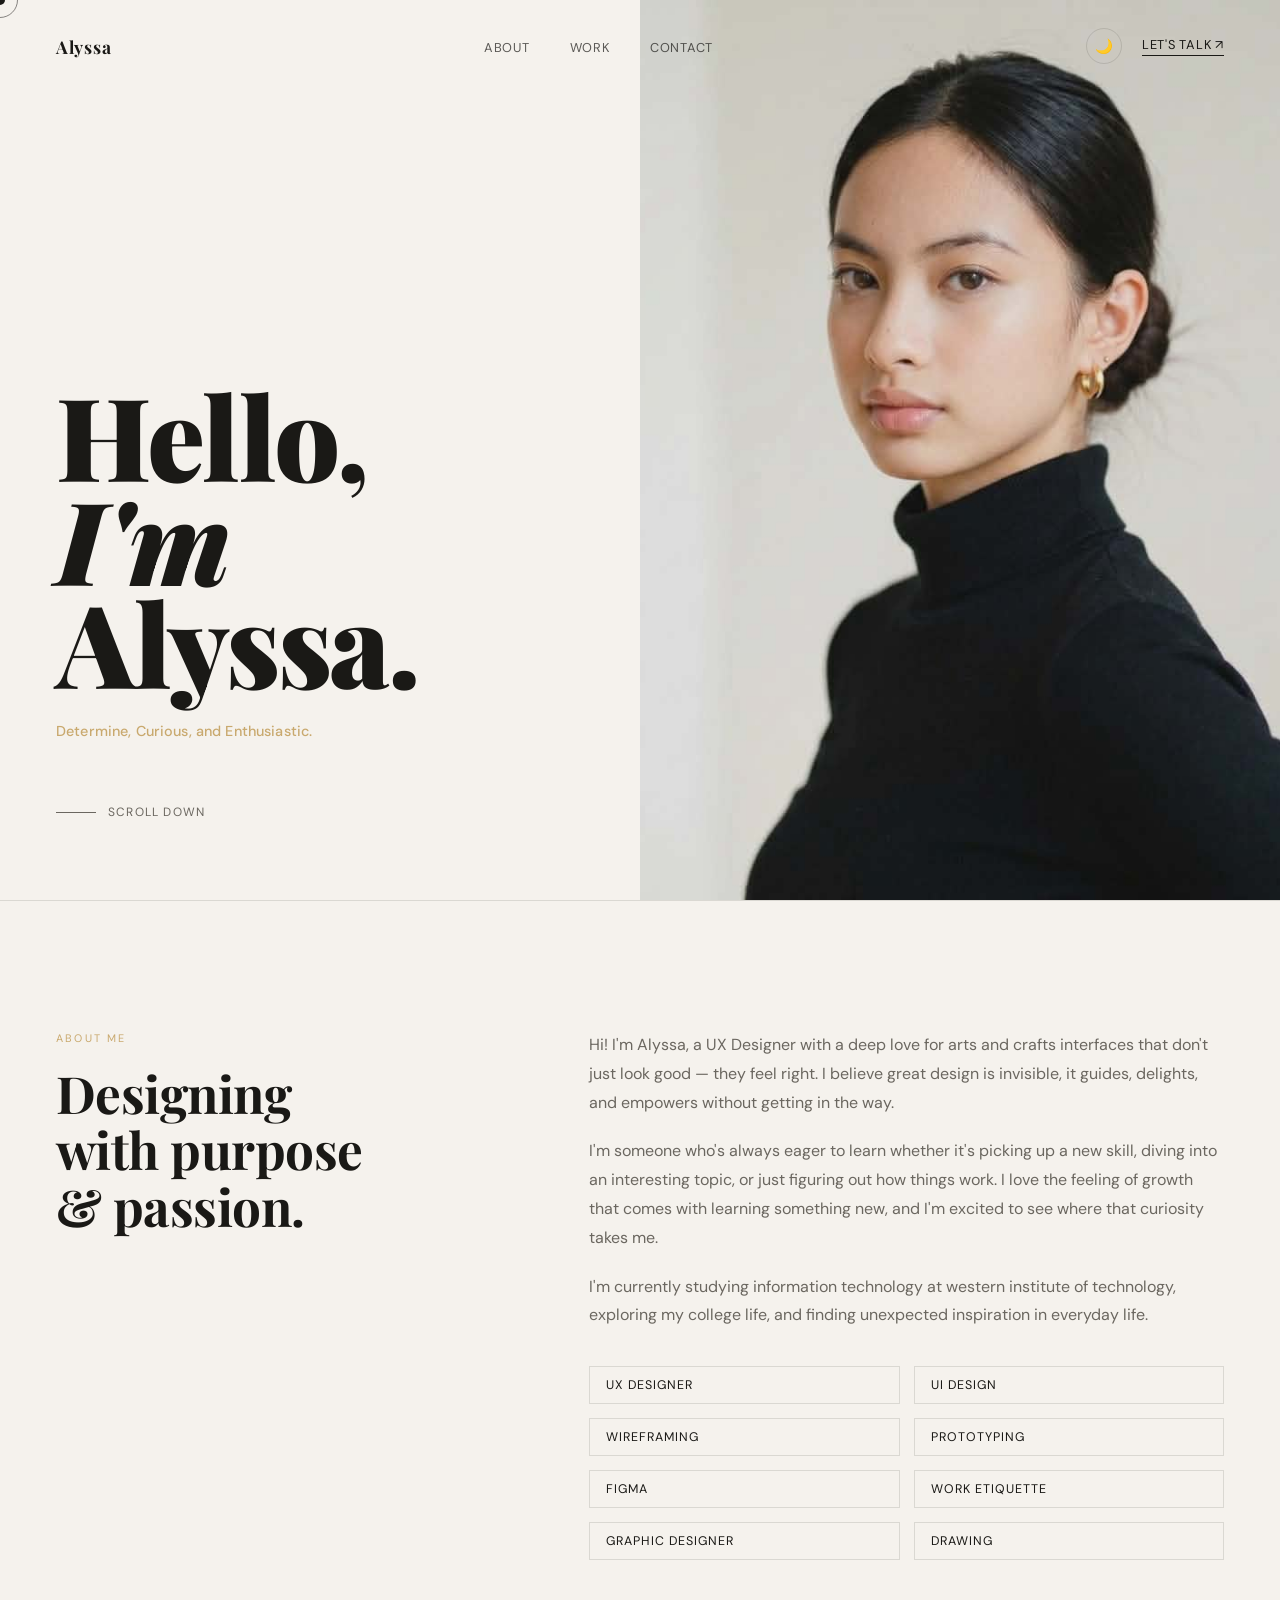
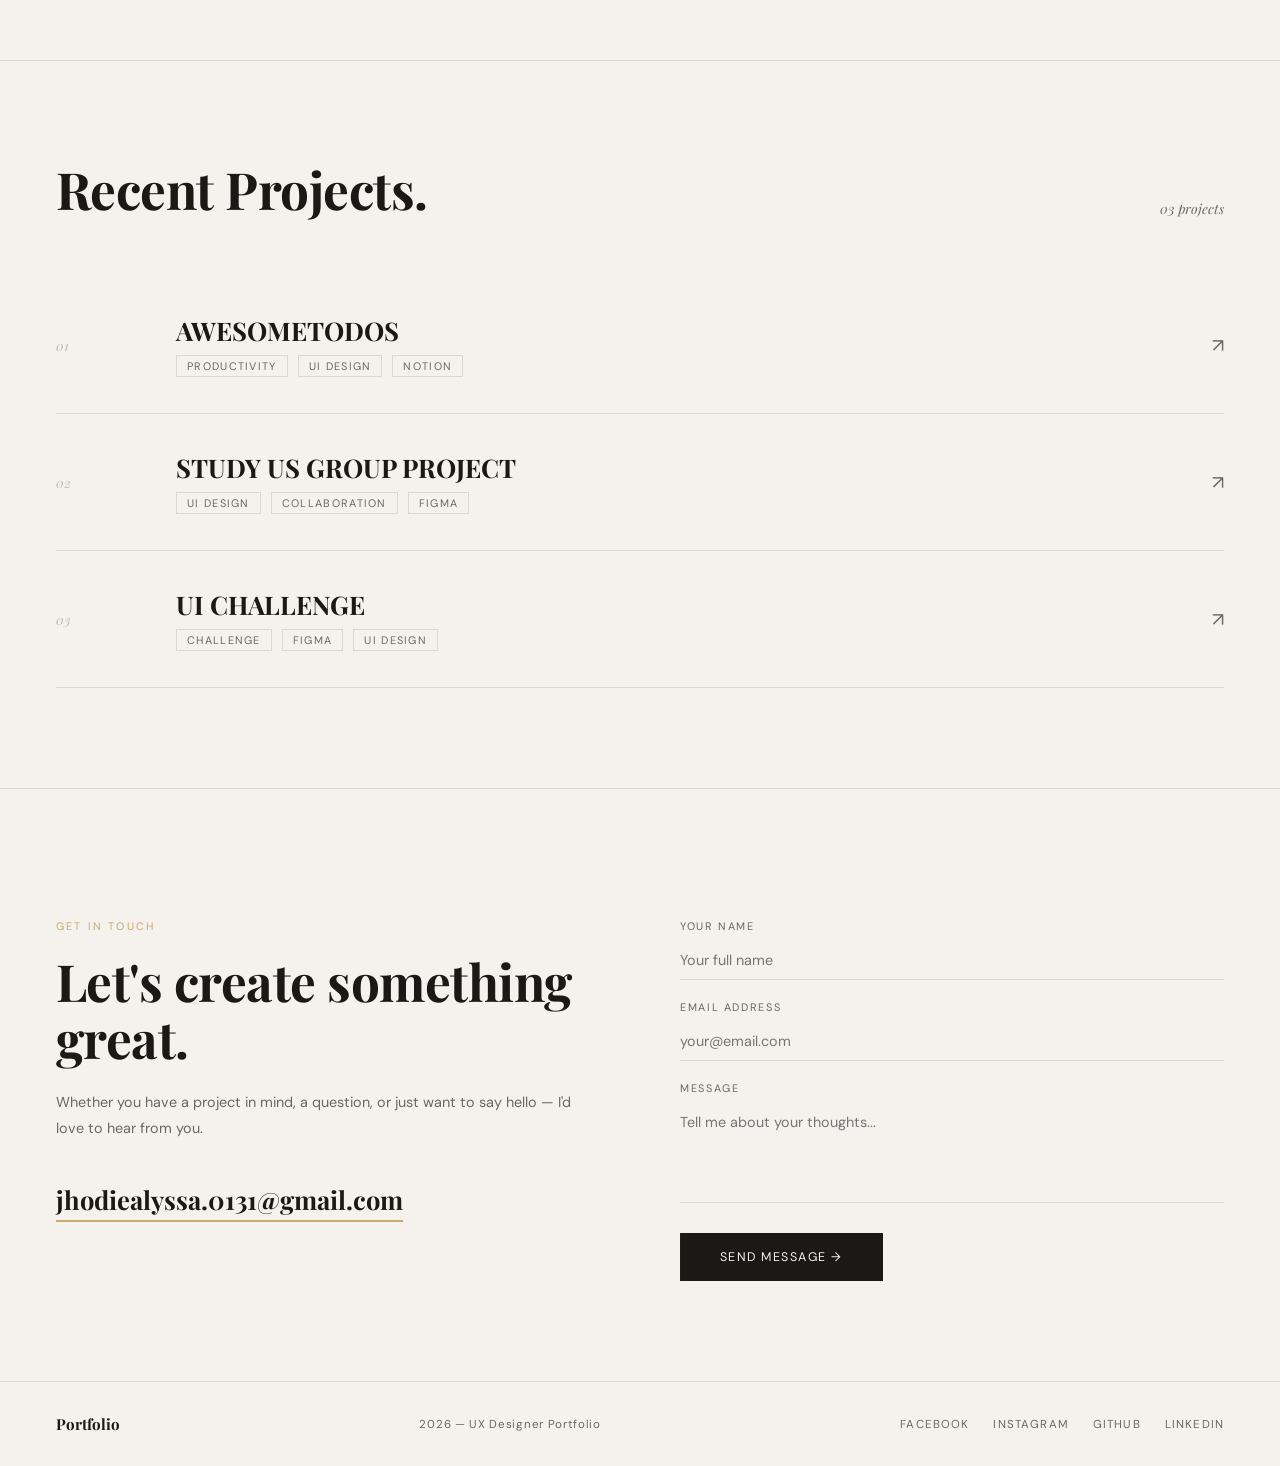
<file: index.html>
<!DOCTYPE html>
<html lang="en">
<head>
  <meta charset="UTF-8">
  <meta name="viewport" content="width=device-width, initial-scale=1.0">
  <title>Portfolio-Alyssa</title>
  <link href="https://fonts.googleapis.com/css2?family=Playfair+Display:ital,wght@0,400;0,700;0,900;1,400&family=DM+Sans:wght@300;400;500&display=swap" rel="stylesheet">
  <link rel="stylesheet" href="alyssa-portfolio2.css">
</head>
<body>

  <div class="cursor" id="cursor"></div>
  <div class="cursor-ring" id="cursorRing"></div>

  <nav>
    <a href="#home" class="nav-logo">Alyssa</a>
    <ul class="nav-links">
      <li><a href="#about">About</a></li>
      <li><a href="#work">Work</a></li>
      <li><a href="#contact">Contact</a></li>
    </ul>
    <div style="display:flex;align-items:center;gap:20px;">
      <button class="theme-toggle" id="themeToggle" title="Toggle dark/light mode">🌙</button>
      <a href="#contact" class="nav-cta">Let's Talk ↗</a>
    </div>
  </nav>

  <section id="home">
    <div class="hero-left">
      <h1 class="hero-greeting">Hello,<br><em>I'm</em><br>Alyssa.</h1>
      <p class="hero-subtitle">
        <span>Determine, Curious, and Enthusiastic.</span>
      </p>
      <div class="hero-scroll">
        <span class="scroll-line"></span>
        Scroll down
      </div>
    </div>
    <div class="hero-right">
      <div class="hero-photo-wrap">
        <img src="photo-light.jpg" alt="Alyssa" class="hero-photo hero-photo--light">
        <img src="photo-dark.jpg"  alt="Alyssa" class="hero-photo hero-photo--dark">
      </div>
    </div>
  </section>

  <section id="about">
    <div class="about-head reveal">
      <div class="section-label">About Me</div>
      <h2 class="section-title">Designing<br>with purpose<br>&amp; passion.</h2>
    </div>
    <div class="about-body reveal">
      <p>Hi! I'm Alyssa, a UX Designer with a deep love for arts and crafts interfaces that don't just look good — they feel right. I believe great design is invisible, it guides, delights, and empowers without getting in the way.</p>
      <p>I'm someone who's always eager to learn whether it's picking up a new skill, diving into an interesting topic, or just figuring out how things work. I love the feeling of growth that comes with learning something new, and I'm excited to see where that curiosity takes me.</p>
      <p>I'm currently studying information technology at western institute of technology, exploring my college life, and finding unexpected inspiration in everyday life.</p>
      <div class="skills-grid">
        <div class="skill-chip">UX Designer</div>
        <div class="skill-chip">UI Design</div>
        <div class="skill-chip">Wireframing</div>
        <div class="skill-chip">Prototyping</div>
        <div class="skill-chip">Figma</div>
        <div class="skill-chip">work etiquette</div>
        <div class="skill-chip">Graphic Designer</div>
        <div class="skill-chip">Drawing</div>
      </div>
    </div>
  </section>

  <section id="work">
    <div class="work-header reveal">
      <div>
        <h2 class="section-title">Recent Projects.</h2>
      </div>
      <span class="work-count">03 projects</span>
    </div>
    <div class="projects-list">
      <div class="project-item reveal" onclick="window.open('https://awesometodosapp-tehd.onrender.com', '_blank')">
        <span class="project-num">01</span>
        <div class="proj-info">
          <div class="proj-title">AWESOMETODOS</div>
          <div class="proj-tags">
            <span class="proj-tag">Productivity</span>
            <span class="proj-tag">UI Design</span>
            <span class="proj-tag">Notion</span>
          </div>
        </div>
        <span class="proj-arrow">↗</span>
      </div>
      <div class="project-item reveal" onclick="window.open('https://www.figma.com/proto/erRLniSnBK1B5VhmrPif7o/StudyUS?node-id=0-1&t=7MHBbvPQahKpjOFb-1', '_blank')">
        <span class="project-num">02</span>
        <div class="proj-info">
          <div class="proj-title">STUDY US GROUP PROJECT</div>
          <div class="proj-tags">
            <span class="proj-tag">UI Design</span>
            <span class="proj-tag">Collaboration</span>
            <span class="proj-tag">Figma</span>
          </div>
        </div>
        <span class="proj-arrow">↗</span>
      </div>
      <div class="project-item reveal" onclick="window.open('https://www.figma.com/proto/kIM6kZLYb7LA0TkkuFX66U/Untitled?node-id=0-1&t=wX59kCZtJi1S5Y8Z-1', '_blank')">
        <span class="project-num">03</span>
        <div class="proj-info">
          <div class="proj-title">UI CHALLENGE</div>
          <div class="proj-tags">
            <span class="proj-tag">Challenge</span>
            <span class="proj-tag">Figma</span>
            <span class="proj-tag">Ui Design</span>
          </div>
        </div>
        <span class="proj-arrow">↗</span>
      </div>
    </div>
  </section>

  <section id="contact">
    <div class="contact-left reveal">
      <div class="section-label">Get In Touch</div>
      <h2 class="section-title">Let's create something great.</h2>
      <p class="contact-desc">Whether you have a project in mind, a question, or just want to say hello — I'd love to hear from you.</p>
      <a href="mailto:jhodiealyssa.0131@gmail.com" class="contact-email">jhodiealyssa.0131@gmail.com</a>
    </div>
    <form class="contact-form reveal" action="https://api.web3forms.com/submit" method="POST">
      <input type="hidden" name="access_key" value="ce8583a7-7c37-4f15-8923-9237535c4dcf">
      <input type="hidden" name="subject" value="New message from your Portfolio!">
      <input type="hidden" name="redirect" value="https://web3forms.com/success">
      <div class="form-field">
        <label>Your Name</label>
        <input type="text" name="name" placeholder="Your full name" required>
      </div>
      <div class="form-field">
        <label>Email Address</label>
        <input type="email" name="email" placeholder="your@email.com" required>
      </div>
      <div class="form-field">
        <label>Message</label>
        <textarea name="message" placeholder="Tell me about your thoughts..." required></textarea>
      </div>
      <button class="btn-submit" type="submit">
        <span>Send Message →</span>
      </button>
    </form>
  </section>

  <footer>
    <div class="footer-logo">Portfolio</div>
    <span class="footer-copy"> 2026 — UX Designer Portfolio</span>
    <div class="footer-socials">
      <a href="https://www.facebook.com/share/1CTwttcpP9/" target="_blank">Facebook</a>
      <a href="https://www.instagram.com/shisuiij_?igsh=MWVuZ29zOGhsdGk4Yg" target="_blank">Instagram</a>
      <a href="https://github.com/Alyszaqwer" target="_blank">GitHub</a>
      <a href="https://www.linkedin.com/in/jhodie-alyssa-ladran-a355003b8/" target="_blank">LinkedIn</a>
    </div>
  </footer>

  <script>
    var cursor = document.getElementById('cursor');
    var ring = document.getElementById('cursorRing');
    var mx = 0, my = 0, rx = 0, ry = 0;

    document.addEventListener('mousemove', function(e) {
      mx = e.clientX;
      my = e.clientY;
      cursor.style.left = mx + 'px';
      cursor.style.top = my + 'px';
    });

    function animateRing() {
      rx += (mx - rx) * 0.12;
      ry += (my - ry) * 0.12;
      ring.style.left = rx + 'px';
      ring.style.top = ry + 'px';
      requestAnimationFrame(animateRing);
    }
    animateRing();

    document.querySelectorAll('a, button, .project-item, .skill-chip').forEach(function(el) {
      el.addEventListener('mouseenter', function() {
        ring.style.width = '60px';
        ring.style.height = '60px';
        ring.style.opacity = '0.3';
        ring.style.borderColor = 'var(--accent)';
      });
      el.addEventListener('mouseleave', function() {
        ring.style.width = '36px';
        ring.style.height = '36px';
        ring.style.opacity = '0.5';
        ring.style.borderColor = 'var(--dark)';
      });
    });

    var observer = new IntersectionObserver(function(entries) {
      entries.forEach(function(entry) {
        if (entry.isIntersecting) {
          setTimeout(function() {
            entry.target.classList.add('visible');
          }, 80);
          observer.unobserve(entry.target);
        }
      });
    }, { threshold: 0.12 });

    document.querySelectorAll('.reveal').forEach(function(el) {
      observer.observe(el);
    });

    document.querySelectorAll('.projects-list .project-item').forEach(function(el, i) {
      el.style.transitionDelay = (i * 0.08) + 's';
    });

    var toggleBtn = document.getElementById('themeToggle');
    var htmlEl = document.documentElement;

    if (localStorage.getItem('theme') === 'dark') {
      htmlEl.setAttribute('data-theme', 'dark');
      toggleBtn.textContent = '\u2600\uFE0F';
    }

    toggleBtn.addEventListener('click', function() {
      var isDark = htmlEl.getAttribute('data-theme') === 'dark';
      if (isDark) {
        htmlEl.removeAttribute('data-theme');
        toggleBtn.textContent = '\uD83C\uDF19';
        localStorage.setItem('theme', 'light');
      } else {
        htmlEl.setAttribute('data-theme', 'dark');
        toggleBtn.textContent = '\u2600\uFE0F';
        localStorage.setItem('theme', 'dark');
      }
    });
  </script>

</body>
</html>

</body>
</html>
</file>
<file: alyssa-portfolio2.css>
:root {
  --cream: #f5f2ed;
  --dark: #1a1916;
  --mid: #6b6760;
  --accent: #c9a96e;
  --light-line: rgba(26,25,22,0.12);
}

[data-theme="dark"] {
  --cream: #1a1916;
  --dark: #f5f2ed;
  --mid: #a09c96;
  --accent: #c9a96e;
  --light-line: rgba(245,242,237,0.12);
}

* { margin: 0; padding: 0; box-sizing: border-box; }
html { scroll-behavior: smooth; }

body {
  background: var(--cream);
  color: var(--dark);
  font-family: 'DM Sans', sans-serif;
  cursor: none;
  overflow-x: hidden;
  transition: background 0.35s ease, color 0.35s ease;
}

.cursor {
  position: fixed;
  width: 10px; height: 10px;
  background: var(--dark);
  border-radius: 50%;
  pointer-events: none;
  z-index: 9999;
  transform: translate(-50%,-50%);
  transition: transform 0.1s ease;
}
.cursor-ring {
  position: fixed;
  width: 36px; height: 36px;
  border: 1.5px solid var(--dark);
  border-radius: 50%;
  pointer-events: none;
  z-index: 9998;
  transform: translate(-50%,-50%);
  transition: all 0.18s ease;
  opacity: 0.5;
}

nav {
  position: fixed; top: 0; left: 0; right: 0;
  z-index: 100;
  display: flex; align-items: center; justify-content: space-between;
  padding: 28px 56px;
  gap: 24px;
}
.nav-logo {
  font-family: 'Playfair Display', serif;
  font-size: 1.1rem;
  letter-spacing: 0.04em;
  font-weight: 700;
  color: var(--dark);
  text-decoration: none;
  flex-shrink: 0;
}
.nav-links {
  display: flex; gap: 40px;
  list-style: none;
}
.nav-links a {
  text-decoration: none;
  color: var(--dark);
  font-size: 0.8rem;
  font-weight: 400;
  letter-spacing: 0.06em;
  text-transform: uppercase;
  opacity: 0.7;
  transition: opacity 0.2s;
  white-space: nowrap;
}
.nav-links a:hover { opacity: 1; }
.nav-cta {
  font-size: 0.8rem;
  letter-spacing: 0.06em;
  text-transform: uppercase;
  text-decoration: none;
  color: var(--dark);
  border-bottom: 1px solid var(--dark);
  padding-bottom: 2px;
  transition: color 0.2s, border-color 0.2s;
  white-space: nowrap;
  flex-shrink: 0;
}
.nav-cta:hover { color: var(--accent); border-color: var(--accent); }

.theme-toggle {
  background: transparent;
  border: 1px solid var(--light-line);
  color: var(--dark);
  cursor: none;
  width: 36px;
  height: 36px;
  border-radius: 50%;
  display: flex;
  align-items: center;
  justify-content: center;
  font-size: 0.9rem;
  transition: border-color 0.2s, color 0.2s, background 0.2s;
  flex-shrink: 0;
}
.theme-toggle:hover {
  border-color: var(--accent);
  color: var(--accent);
}

#home {
  min-height: 100vh;
  display: grid;
  grid-template-columns: 1fr 1fr;
  position: relative;
  overflow: hidden;
}
.hero-left {
  display: flex;
  flex-direction: column;
  justify-content: flex-end;
  padding: 160px 56px 80px;
  position: relative;
  z-index: 2;
}
.side-label {
  position: absolute;
  left: 20px; top: 50%;
  transform: translateY(-50%) rotate(-90deg);
  font-size: 0.68rem;
  letter-spacing: 0.2em;
  text-transform: uppercase;
  color: var(--mid);
  white-space: nowrap;
}
.hero-greeting {
  font-family: 'Playfair Display', serif;
  font-size: clamp(4rem, 9vw, 9rem);
  font-weight: 900;
  line-height: 0.9;
  letter-spacing: -0.02em;
  color: var(--dark);
  opacity: 0;
  animation: fadeUp 0.9s 0.3s forwards;
}
.hero-subtitle {
  margin-top: 28px;
  font-size: 0.9rem;
  color: var(--mid);
  letter-spacing: 0.01em;
  opacity: 0;
  animation: fadeUp 0.9s 0.55s forwards;
}
.hero-subtitle span { color: var(--accent); font-weight: 500; }
.hero-scroll {
  margin-top: 64px;
  display: flex; align-items: center; gap: 12px;
  font-size: 0.75rem;
  letter-spacing: 0.1em;
  text-transform: uppercase;
  color: var(--mid);
  opacity: 0;
  animation: fadeUp 0.9s 0.8s forwards;
}
.scroll-line {
  width: 40px; height: 1px;
  background: var(--mid);
  display: inline-block;
  position: relative;
  overflow: hidden;
}
.scroll-line::after {
  content:''; position:absolute; left:-100%; top:0;
  width:100%; height:100%; background: var(--accent);
  animation: scanLine 2s 1.5s infinite;
}
.hero-right {
  position: relative;
  overflow: hidden;
}
.hero-right::before {
  content:'';
  position:absolute; top:15%; right:-1px;
  width:1px; height:55%;
  background: linear-gradient(to bottom, transparent, var(--accent), transparent);
  z-index: 3;
}
.hero-photo-wrap {
  position: absolute; inset: 0;
  display: flex; align-items: flex-end; justify-content: center;
}
.hero-photo {
  width: 100%; height: 100%;
  object-fit: cover;
  object-position: center top;
  transition: opacity 0.4s ease;
}
.hero-photo--light  { opacity: 1; position: relative; }
.hero-photo--dark   { opacity: 0; position: absolute; inset: 0; }
[data-theme="dark"] .hero-photo--light { opacity: 0; }
[data-theme="dark"] .hero-photo--dark  { opacity: 1; }
.year-tag {
  position: absolute;
  bottom: 80px; left: 56px;
  font-size: 0.68rem;
  letter-spacing: 0.15em;
  color: var(--mid);
  opacity: 0;
  animation: fadeUp 0.9s 1s forwards;
}


#about {
  padding: 130px 56px 100px;
  display: grid;
  grid-template-columns: 1fr 1.4fr;
  gap: 80px;
  border-top: 1px solid var(--light-line);
}
.section-label {
  font-size: 0.68rem;
  letter-spacing: 0.2em;
  text-transform: uppercase;
  color: var(--accent);
  margin-bottom: 20px;
}
.section-title {
  font-family: 'Playfair Display', serif;
  font-size: clamp(2rem, 4vw, 3.5rem);
  font-weight: 700;
  line-height: 1.1;
  letter-spacing: -0.01em;
}
.about-body p {
  font-size: 1rem;
  line-height: 1.8;
  color: var(--mid);
  margin-bottom: 20px;
}
.skills-grid {
  display: grid;
  grid-template-columns: 1fr 1fr;
  gap: 14px;
  margin-top: 36px;
}
.skill-chip {
  border: 1px solid var(--light-line);
  padding: 10px 16px;
  font-size: 0.78rem;
  letter-spacing: 0.08em;
  text-transform: uppercase;
  color: var(--dark);
  transition: all 0.25s;
  cursor: default;
}
.skill-chip:hover {
  background: var(--dark);
  color: var(--cream);
  border-color: var(--dark);
}


#work {
  padding: 100px 56px;
  border-top: 1px solid var(--light-line);
}
.work-header {
  display: flex;
  justify-content: space-between;
  align-items: flex-end;
  margin-bottom: 60px;
  gap: 20px;
  flex-wrap: wrap;
}
.work-count {
  font-family: 'Playfair Display', serif;
  font-size: 0.85rem;
  color: var(--mid);
  font-style: italic;
}
.projects-list { display: flex; flex-direction: column; }
.project-item {
  display: grid;
  grid-template-columns: 80px 1fr auto;
  align-items: center;
  gap: 40px;
  padding: 36px 0;
  border-bottom: 1px solid var(--light-line);
  cursor: pointer;
  transition: all 0.3s;
  position: relative;
  overflow: hidden;
}
.project-item::before {
  content:'';
  position:absolute; left:0; bottom:0;
  width:0; height:2px;
  background: var(--accent);
  transition: width 0.4s ease;
}
.project-item:hover::before { width: 100%; }
.project-item:hover .proj-title { color: var(--accent); }
.project-item:hover .proj-arrow { transform: translateX(6px) rotate(-45deg); }
.project-num {
  font-family: 'Playfair Display', serif;
  font-size: 0.85rem;
  color: var(--mid);
  font-style: italic;
  opacity: 0.4;
}
.proj-title {
  font-family: 'Playfair Display', serif;
  font-size: 1.6rem;
  font-weight: 700;
  transition: color 0.3s;
}
.proj-tags {
  display: flex; gap: 10px;
  margin-top: 8px;
  flex-wrap: wrap;
}
.proj-tag {
  font-size: 0.68rem;
  letter-spacing: 0.12em;
  text-transform: uppercase;
  color: var(--mid);
  border: 1px solid var(--light-line);
  padding: 3px 10px;
}
.proj-arrow {
  font-size: 1.2rem;
  color: var(--mid);
  transition: transform 0.3s;
}

#contact {
  padding: 130px 56px 100px;
  border-top: 1px solid var(--light-line);
  display: grid;
  grid-template-columns: 1fr 1fr;
  gap: 80px;
  align-items: start;
}
.contact-left .section-title { margin-bottom: 24px; }
.contact-desc {
  font-size: 0.9rem;
  line-height: 1.8;
  color: var(--mid);
  margin-bottom: 40px;
}
.contact-email {
  font-family: 'Playfair Display', serif;
  font-size: clamp(1.2rem, 3vw, 1.6rem);
  font-weight: 700;
  color: var(--dark);
  text-decoration: none;
  border-bottom: 2px solid var(--accent);
  padding-bottom: 4px;
  display: inline-block;
  transition: color 0.2s;
  word-break: break-all;
}
.contact-email:hover { color: var(--accent); }
.contact-form {
  display: flex;
  flex-direction: column;
  gap: 20px;
}
.form-field {
  display: flex;
  flex-direction: column;
  gap: 8px;
}
.form-field label {
  font-size: 0.68rem;
  letter-spacing: 0.15em;
  text-transform: uppercase;
  color: var(--mid);
}
.form-field input,
.form-field textarea {
  background: transparent;
  border: none;
  border-bottom: 1px solid var(--light-line);
  padding: 10px 0;
  font-family: 'DM Sans', sans-serif;
  font-size: 0.9rem;
  color: var(--dark);
  outline: none;
  transition: border-color 0.2s;
  resize: none;
  width: 100%;
}
.form-field input:focus,
.form-field textarea:focus { border-color: var(--accent); }
.form-field textarea { min-height: 100px; }
.btn-submit {
  margin-top: 10px;
  background: var(--dark);
  color: var(--cream);
  border: none;
  padding: 16px 40px;
  font-family: 'DM Sans', sans-serif;
  font-size: 0.78rem;
  letter-spacing: 0.12em;
  text-transform: uppercase;
  cursor: pointer;
  align-self: flex-start;
  transition: all 0.3s;
  position: relative;
  overflow: hidden;
}
.btn-submit::before {
  content:'';
  position:absolute; inset:0;
  background: var(--accent);
  transform: translateX(-100%);
  transition: transform 0.35s ease;
}
.btn-submit:hover::before { transform: translateX(0); }
.btn-submit span { position: relative; z-index: 1; }


footer {
  border-top: 1px solid var(--light-line);
  padding: 32px 56px;
  display: flex;
  justify-content: space-between;
  align-items: center;
  gap: 16px;
  flex-wrap: wrap;
}
.footer-logo {
  font-family: 'Playfair Display', serif;
  font-weight: 700;
  font-size: 0.95rem;
}
.footer-copy {
  font-size: 0.72rem;
  color: var(--mid);
  letter-spacing: 0.06em;
}
.footer-socials {
  display: flex;
  gap: 24px;
}
.footer-socials a {
  font-size: 0.72rem;
  letter-spacing: 0.1em;
  text-transform: uppercase;
  color: var(--mid);
  text-decoration: none;
  transition: color 0.2s;
}
.footer-socials a:hover { color: var(--accent); }


@keyframes fadeUp {
  from { opacity:0; transform: translateY(30px); }
  to   { opacity:1; transform: translateY(0); }
}
@keyframes scanLine {
  0%   { left:-100%; }
  50%  { left:100%; }
  100% { left:100%; }
}


.reveal {
  opacity: 0;
  transform: translateY(40px);
  transition: opacity 0.7s ease, transform 0.7s ease;
}
.reveal.visible {
  opacity: 1;
  transform: translateY(0);
}

@media (max-width: 1100px) {
  nav { padding: 24px 36px; }

  .hero-left { padding: 140px 36px 72px; }
  .year-tag  { left: 36px; }

  #about   { padding: 100px 36px 80px; gap: 48px; }
  #work    { padding: 80px 36px; }
  #contact { padding: 100px 36px 80px; gap: 48px; }
  footer   { padding: 32px 36px; }

  .project-item { gap: 24px; }
}


@media (max-width: 900px) {
 
  body { cursor: auto; }
  .cursor, .cursor-ring { display: none; }

  
  nav { padding: 20px 24px; }
  .nav-links { display: none; }
  .nav-cta   { display: none; }

 
  #home {
    grid-template-columns: 1fr;
    min-height: auto;
  }
  .hero-left {
    padding: 120px 24px 56px;
    justify-content: flex-end;
  }
  .hero-right {
    height: 380px;
    order: -1;           
    min-height: 0;
  }
  .hero-right::before { display: none; }
  .side-label { display: none; }
  .year-tag   { bottom: 24px; left: 24px; }
  .hero-scroll { margin-top: 40px; }

 
  #about {
    grid-template-columns: 1fr;
    padding: 72px 24px 64px;
    gap: 40px;
  }
  .skills-grid { grid-template-columns: 1fr 1fr; }

  
  #work { padding: 64px 24px; }
  .work-header { margin-bottom: 40px; }
  .project-item {
    grid-template-columns: 56px 1fr auto;
    gap: 16px;
    padding: 28px 0;
  }
  .proj-title { font-size: 1.3rem; }

 
  #contact {
    grid-template-columns: 1fr;
    padding: 72px 24px 64px;
    gap: 48px;
  }
  .btn-submit { align-self: stretch; text-align: center; }

  
  footer {
    flex-direction: column;
    align-items: center;
    padding: 28px 24px;
    text-align: center;
    gap: 12px;
  }
}

@media (max-width: 480px) {
  
  nav { padding: 16px 20px; }
  .nav-logo { font-size: 1rem; }
  .theme-toggle { width: 32px; height: 32px; font-size: 0.8rem; }

  .hero-right { height: 280px; }
  .hero-left  { padding: 100px 20px 48px; }
  .hero-subtitle { font-size: 0.82rem; }
  .hero-scroll   { margin-top: 32px; font-size: 0.68rem; }

  
  #about   { padding: 60px 20px 52px; }
  #work    { padding: 52px 20px; }
  #contact { padding: 60px 20px 52px; }
  footer   { padding: 24px 20px; }

  
  .skills-grid { grid-template-columns: 1fr; gap: 10px; }
  .skill-chip  { padding: 10px 14px; }

  
  .project-item {
    grid-template-columns: 1fr auto;
    gap: 12px;
    padding: 22px 0;
  }
  .project-num { display: none; }
  .proj-title  { font-size: 1.15rem; }
  .proj-tags   { gap: 6px; }
  .proj-tag    { font-size: 0.62rem; padding: 2px 8px; }
  .proj-arrow  { font-size: 1rem; }

  
  .contact-email { font-size: 1.1rem; }

  
  .footer-socials { gap: 16px; flex-wrap: wrap; justify-content: center; }
}

@media (max-width: 360px) {
  .hero-right   { height: 220px; }
  .proj-title   { font-size: 1rem; }
  .contact-email { font-size: 1rem; }
}
</file>
